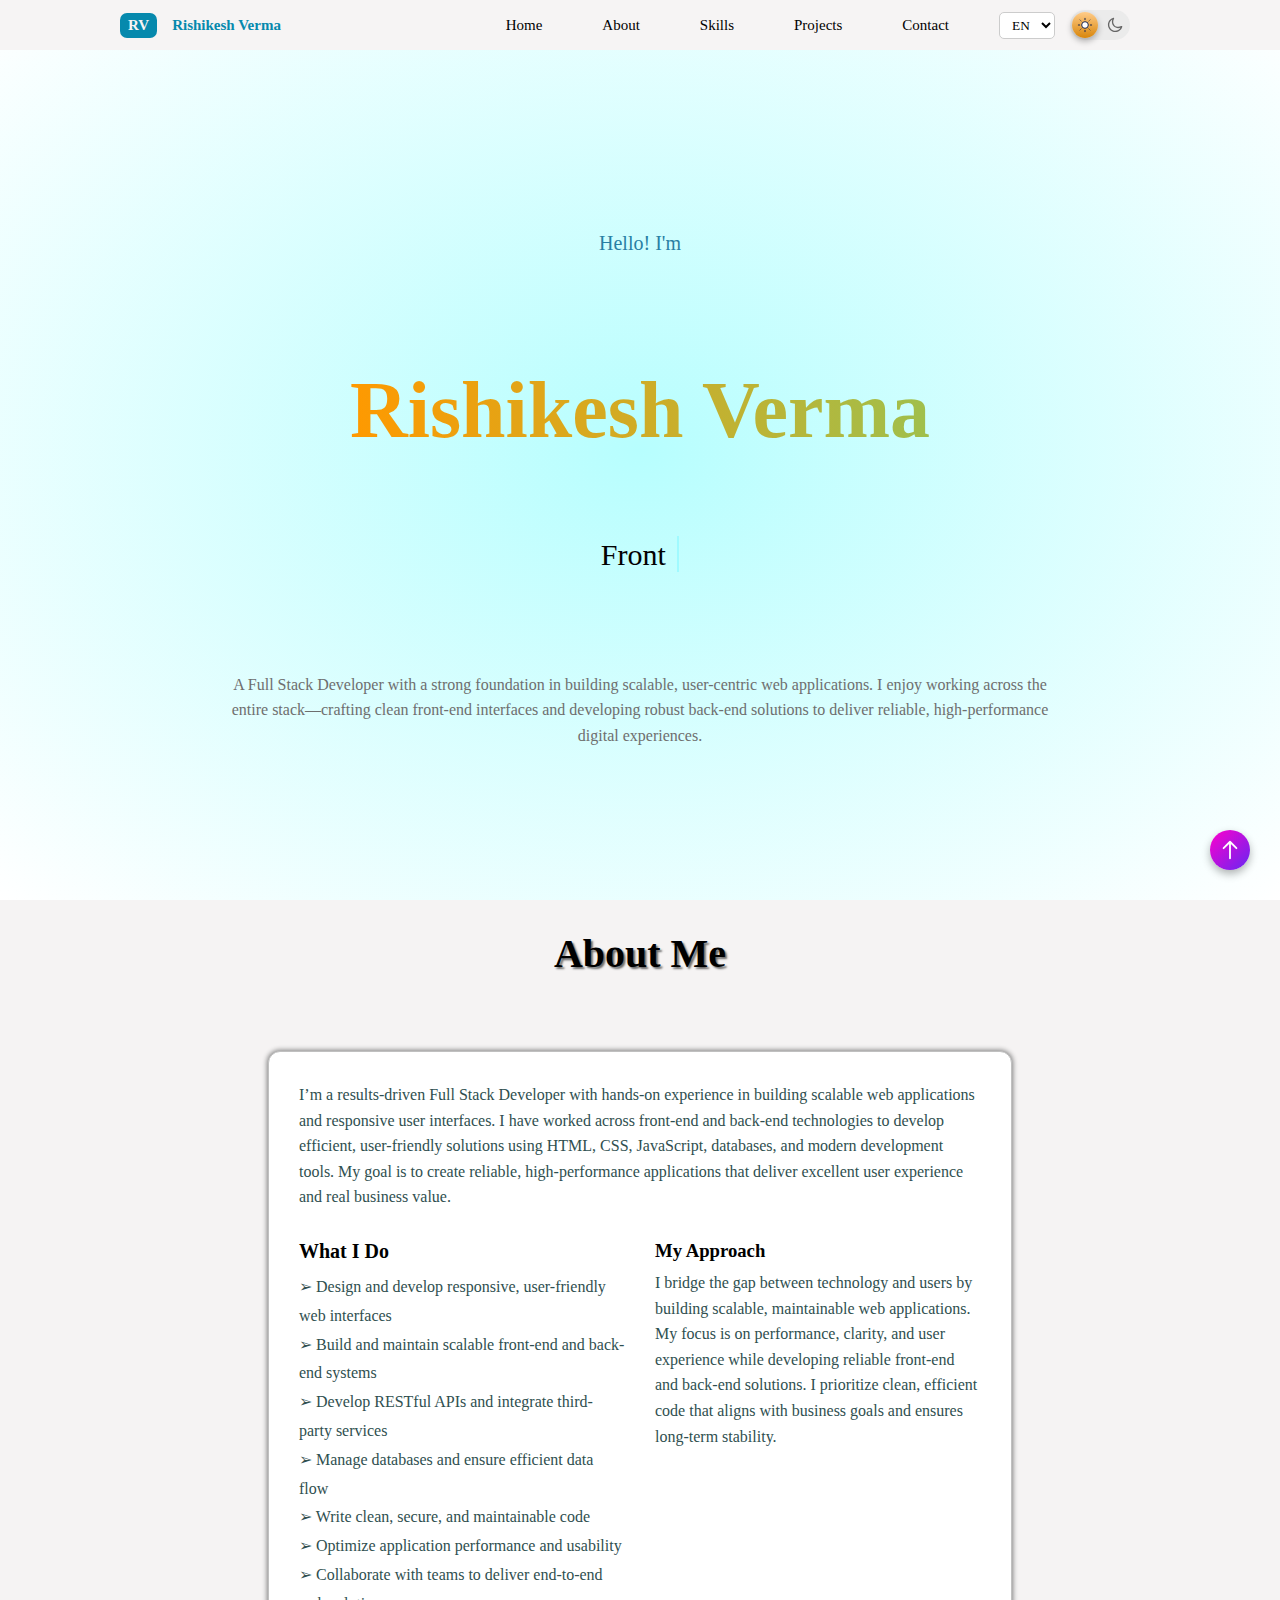
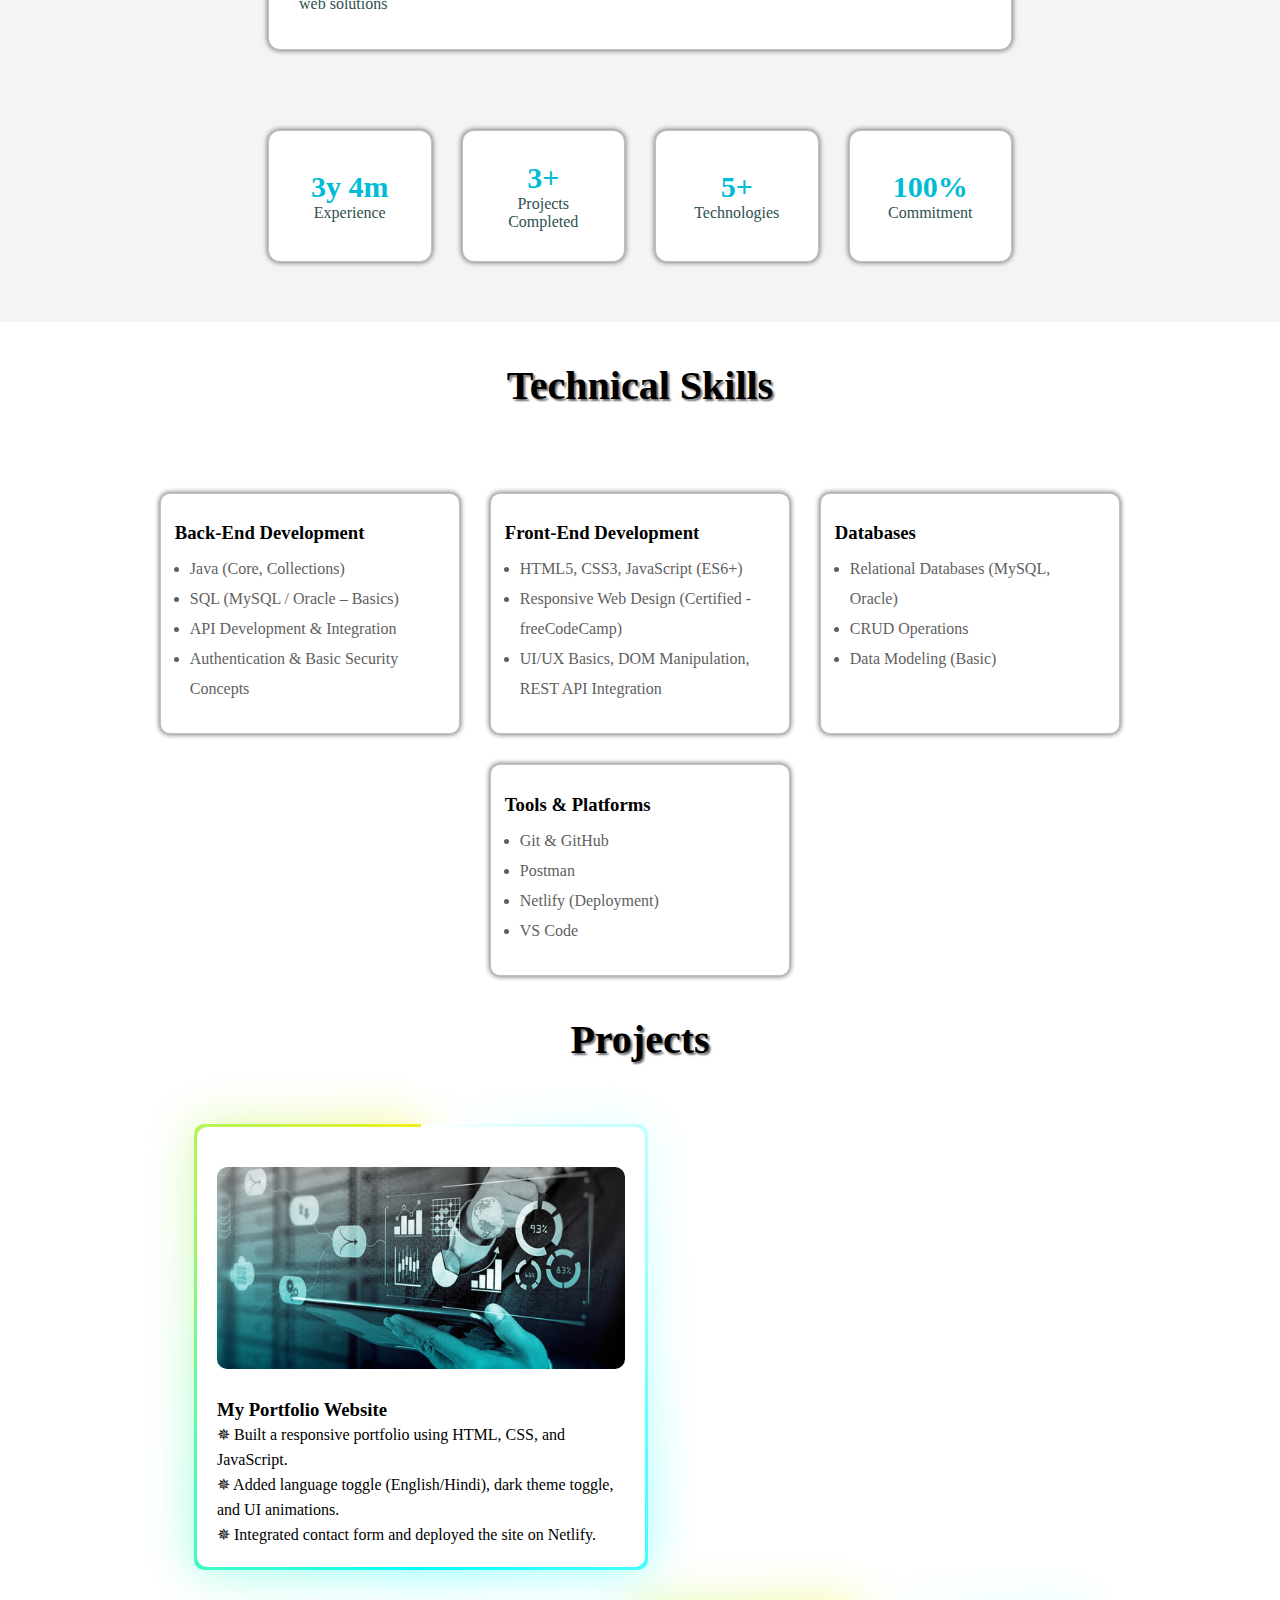
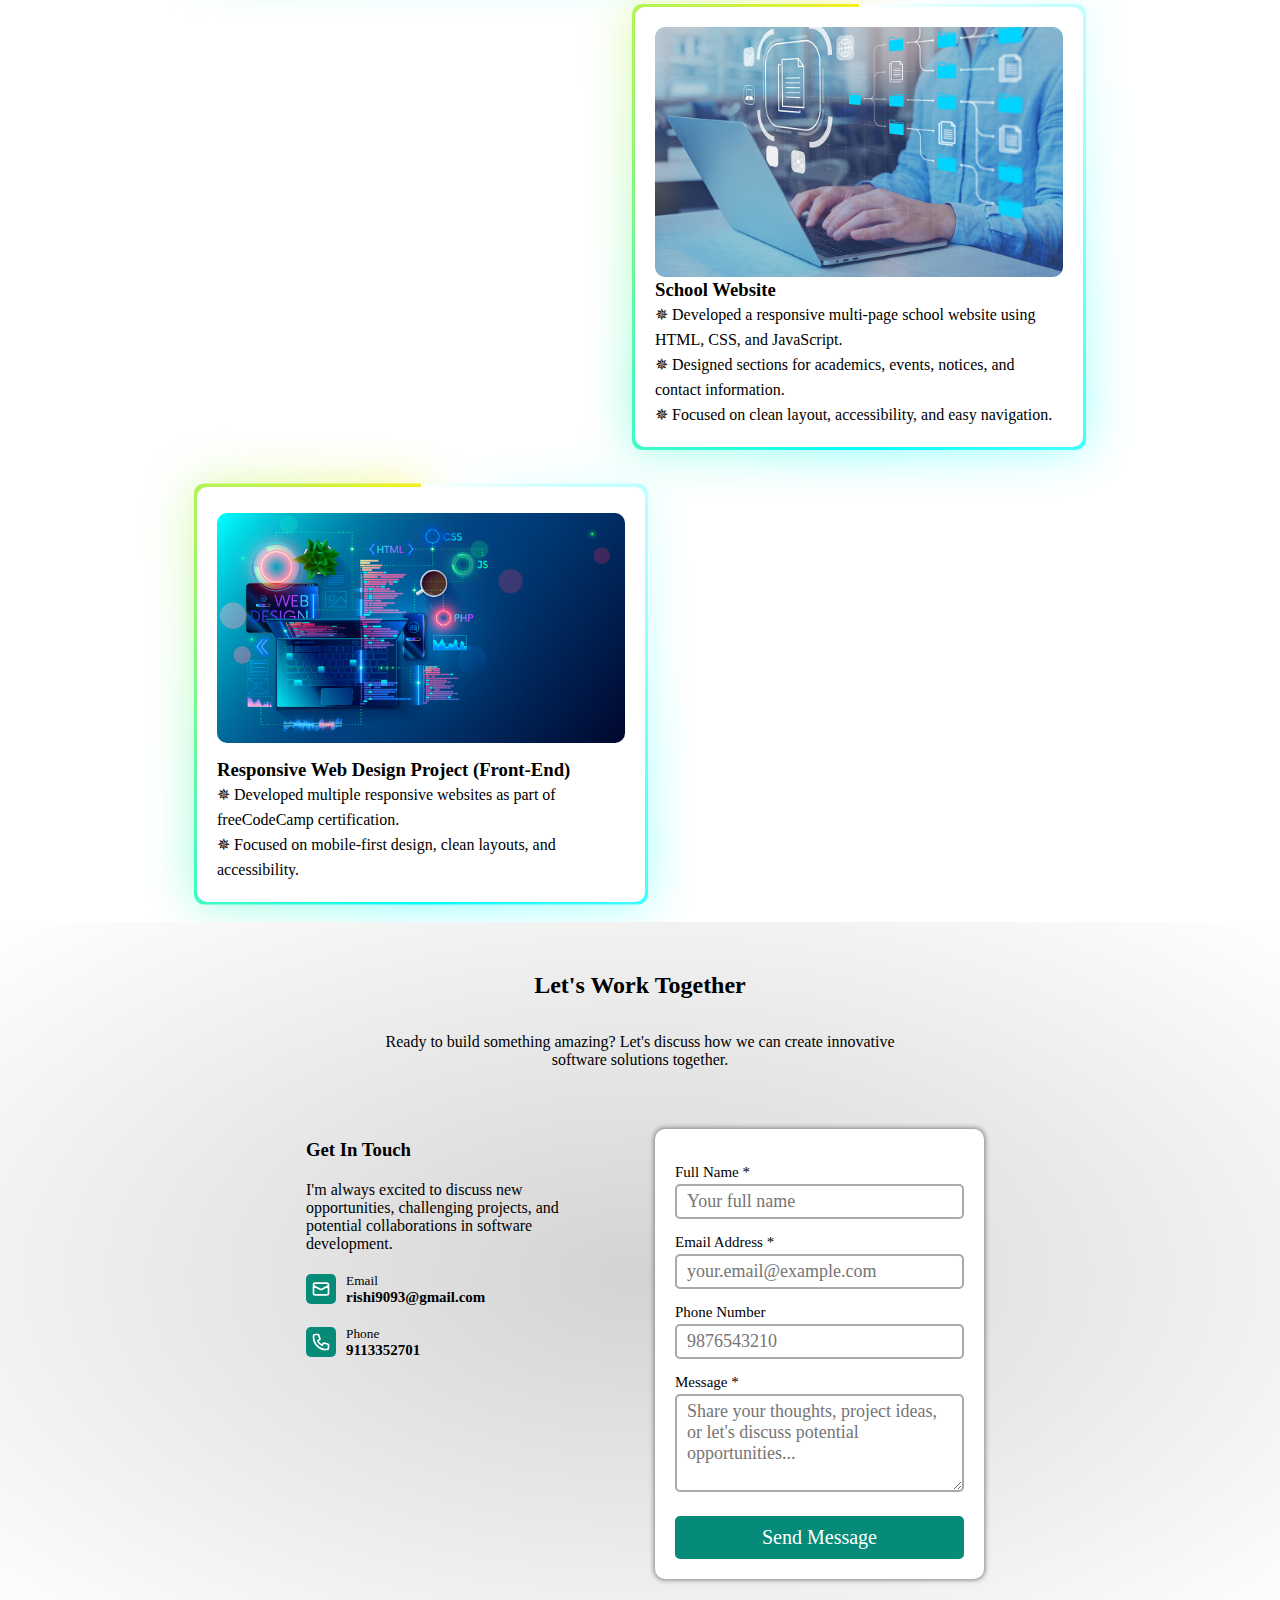
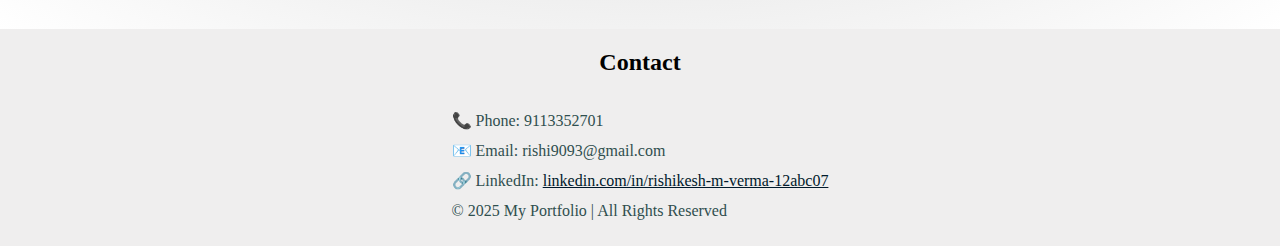
<file: index.html>
<!DOCTYPE html>
<html lang="en">

<head>
    <meta charset="UTF-8">
    <meta name="viewport" content="width=device-width, initial-scale=1.0">
    <title>My Portfolio</title>
    <link rel="stylesheet" href="My-Portfolio.css">
</head>

<body>
        <!----------------------------------------------------------------
        -                         Header Section                         -
        ----------------------------------------------------------------->

    <header class="header">
        <div class="head">
            <h1 class="header1 lang" data-en="RV" data-hi="आर वी">RV</h1>
            <h2 class="lang" data-en="Rishikesh Verma" data-hi="ऋषिकेश वर्मा">Rishikesh Verma</h2>
        </div>

        <!----------------------------------------------------------------
    -                         Nav Section                            -
    ----------------------------------------------------------------->

        <nav id="navbar">
            <span class="menubtn" onclick="openMenu()">&#9776;</span>
            <span class="closebtn" onclick="closeMenu()">&#10006;</span>
            <ul id="menu">
                <li><a href="#" class="lang" data-en="Home" data-hi="होम">Home</a></li>
                <li><a href="#about" class="lang" data-en="About" data-hi="मेरे बारे में">About</a></li>
                <li><a href="#skills" class="lang" data-en="Skills" data-hi="कौशल">Skills</a></li>
                <li><a href="#projects" class="lang" data-en="Projects" data-hi="प्रोजेक्ट्स">Projects</a></li>
                <li><a href="#contact" class="lang" data-en="Contact" data-hi="संपर्क">Contact</a></li>
            </ul>

            <div class="language-toggle">
                <select id="languageSelect">
                    <option value="en" class="lang" data-en="EN" data-hi="अंग्रेज़ी">EN</option>
                    <option value="hi" class="lang" data-en="HI" data-hi="हिंदी">HI</option>
                </select>
            </div>

            <div class="toggle-container">
                <input type="checkbox" id="darkmode-toggle" />
                <label for="darkmode-toggle">
                    <svg class="sun" width="800px" height="800px" viewBox="0 0 24 24" fill="none"
                        xmlns="http://www.w3.org/2000/svg">
                        <circle cx="12" cy="12" r="5" stroke="#1C274C" stroke-width="1.5" />
                        <path d="M12 2V4" stroke="#1C274C" stroke-width="1.5" stroke-linecap="round" />
                        <path d="M12 20V22" stroke="#1C274C" stroke-width="1.5" stroke-linecap="round" />
                        <path d="M4 12L2 12" stroke="#1C274C" stroke-width="1.5" stroke-linecap="round" />
                        <path d="M22 12L20 12" stroke="#1C274C" stroke-width="1.5" stroke-linecap="round" />
                        <path opacity="0.5" d="M19.7778 4.22266L17.5558 6.25424" stroke="#1C274C" stroke-width="1.5"
                            stroke-linecap="round" />
                        <path opacity="0.5" d="M4.22217 4.22266L6.44418 6.25424" stroke="#1C274C" stroke-width="1.5"
                            stroke-linecap="round" />
                        <path opacity="0.5" d="M6.44434 17.5557L4.22211 19.7779" stroke="#1C274C" stroke-width="1.5"
                            stroke-linecap="round" />
                        <path opacity="0.5" d="M19.7778 19.7773L17.5558 17.5551" stroke="#1C274C" stroke-width="1.5"
                            stroke-linecap="round" />
                    </svg>
                    <svg class="moon" width="800px" height="800px" viewBox="0 0 24 24" fill="none"
                        xmlns="http://www.w3.org/2000/svg">
                        <path fill-rule="evenodd" clip-rule="evenodd"
                            d="M3.39703 11.6315C3.39703 16.602 7.42647 20.6315 12.397 20.6315C15.6858 20.6315 18.5656 18.8664 20.1358 16.23C16.7285 17.3289 12.6922 16.7548 9.98282 14.0455C7.25201 11.3146 6.72603 7.28415 7.86703 3.89293C5.20697 5.47927 3.39703 8.38932 3.39703 11.6315ZM21.187 13.5851C22.0125 13.1021 23.255 13.6488 23 14.5706C21.7144 19.2187 17.4543 22.6315 12.397 22.6315C6.3219 22.6315 1.39703 17.7066 1.39703 11.6315C1.39703 6.58874 4.93533 2.25845 9.61528 0.999986C10.5393 0.751502 11.0645 1.99378 10.5641 2.80935C8.70026 5.84656 8.83194 10.0661 11.397 12.6312C13.9319 15.1662 18.1365 15.3702 21.187 13.5851Z"
                            fill="#0F0F0F" />
                    </svg>
                </label>
            </div>
        </nav>
    </header>
    <main>

        <!----------------------------------------------------------------
        -                         Intro Section                          -
        ----------------------------------------------------------------->

        <section class="intro">
            <div id="intro">
                <p class="hello lang" data-en="Hello! I'm" data-hi="नमस्ते! मैं हूँ">Hello! I'm</p>
                <p class="name lang" data-en="Rishikesh Verma" data-hi="ऋषिकेश वर्मा"><b>Rishikesh Verma</b></p>
                <div class="typing-container">
                    <span id="typed-text"></span>
                    <span class="cursor"></span>
                </div>
            </div>
            <div id="intro-details">
                <p class="lang"
                    data-en="A Full Stack Developer with a strong foundation in building scalable, user-centric web applications. I enjoy working across the entire stack—crafting clean front-end interfaces and developing robust back-end solutions to deliver reliable, high-performance digital experiences."
                    data-hi="मैं एक फुल स्टैक डेवलपर हूँ, जिसे उपयोगकर्ता-केंद्रित और विस्तार योग्य वेब एप्लिकेशन बनाने का मजबूत अनुभव है। मुझे फ्रंटएंड और बैकएंड दोनों पर काम करना पसंद है, ताकि बेहतर, भरोसेमंद और प्रभावी डिजिटल अनुभव प्रदान किए जा सकें।">
                   A Full Stack Developer with a strong foundation in building scalable, user-centric web applications. I enjoy working across the entire stack—crafting clean front-end interfaces and developing robust back-end solutions to deliver reliable, high-performance digital experiences.
                </p>
			</div>
        </section>


        <!---------------------------------------------------------------
        -                          About Section                        -
        ---------------------------------------------------------------->

        <section class="about">
            <div id="about">
                <h2 class="lang" data-en="About Me" data-hi="मेरे बारे में">About Me</h2>
                <div class="line"></div>
            </div>

            <div id="about-me">
                <p class="about-me-details lang"
                    data-en="I’m a results-driven Full Stack Developer with hands-on experience in building scalable web applications and responsive user interfaces. I have worked across front-end and back-end technologies to develop efficient, user-friendly solutions using HTML, CSS, JavaScript, databases, and modern development tools. My goal is to create reliable, high-performance applications that deliver excellent user experience and real business value."
                    data-hi="मैं एक परिणाम-केंद्रित फुल स्टैक डेवलपर हूँ, जिसे स्केलेबल वेब एप्लिकेशन और उत्तरदायी यूज़र इंटरफेस विकसित करने का व्यावहारिक अनुभव है। मैंने फ्रंटएंड और बैकएंड दोनों तकनीकों पर काम करते हुए HTML, CSS, JavaScript, डेटाबेस और आधुनिक डेवलपमेंट टूल्स का उपयोग करके प्रभावी और उपयोगकर्ता-अनुकूल समाधान तैयार किए हैं। मेरा उद्देश्य भरोसेमंद, उच्च प्रदर्शन वाले एप्लिकेशन बनाना है, जो बेहतर उपयोगकर्ता अनुभव और व्यावसायिक मूल्य प्रदान करें।">
                    I’m a results-driven Full Stack Developer with hands-on experience in building scalable web applications and responsive user interfaces. I have worked across front-end and back-end technologies to develop efficient, user-friendly solutions using HTML, CSS, JavaScript, databases, and modern development tools. My goal is to create reliable, high-performance applications that deliver excellent user experience and real business value.
                </p>

                <div id="do-approach">
                    <div class="what-i-do">
                        <h3 class="lang" data-en="What I Do" data-hi="मैं क्या करता हूँ">What I Do</h3>
                        <ul class="what-i-do-list">
                            <li class="lang" data-en="&#10146; Design and develop responsive, user-friendly web interfaces"
                                data-hi="&#10146; उत्तरदायी और उपयोगकर्ता-अनुकूल वेब इंटरफेस डिजाइन और विकसित करना">
                                <span>&#10146;</span> Design and develop responsive, user-friendly web interfaces
                            </li>
                            <li class="lang" data-en="&#10146; Build and maintain scalable front-end and back-end systems"
                                data-hi="&#10146; स्केलेबल फ्रंटएंड और बैकएंड सिस्टम तैयार करना और संभालना">
                                <span>&#10146;</span> Build and maintain scalable front-end and back-end systems
                            </li>
                            <li class="lang" data-en="&#10146; Develop RESTful APIs and integrate third-party services"
                                data-hi="&#10146; REST API विकसित करना और थर्ड-पार्टी सेवाओं को एकीकृत करना">
                                <span>&#10146;</span> Develop RESTful APIs and integrate third-party services
                            </li>
                            <li class="lang" data-en="&#10146; Manage databases and ensure efficient data flow"
                                data-hi="&#10146; डेटाबेस प्रबंधन और डेटा प्रवाह को सुचारू बनाना">
                                <span>&#10146;</span> Manage databases and ensure efficient data flow
                            </li>
                            <li class="lang" data-en="&#10146; Write clean, secure, and maintainable code"
                                data-hi="&#10146; साफ, सुरक्षित और बनाए रखने योग्य कोड लिखना">
                                <span>&#10146;</span> Write clean, secure, and maintainable code
                            </li>
                            <li class="lang" data-en="&#10146; Optimize application performance and usability"
                                data-hi="&#10146; एप्लिकेशन के प्रदर्शन और उपयोगिता में सुधार करना">
                                <span>&#10146;</span> Optimize application performance and usability
                            </li>
                            <li class="lang" data-en="&#10146; Collaborate with teams to deliver end-to-end web solutions"
                                data-hi="&#10146; टीम के साथ मिलकर एंड-टू-एंड वेब समाधान प्रदान करना">
                                <span>&#10146;</span> Collaborate with teams to deliver end-to-end web solutions
                            </li>
                        </ul>
                    </div>

                    <div class="my-approach">
                        <h3 id="my-approach" class="lang" data-en="My Approach" data-hi="मेरा दृष्टिकोण">My Approach
                        </h3>
                        <p class="lang"
                            data-en="I bridge the gap between technology and users by building scalable, maintainable web applications. My focus is on performance, clarity, and user experience while developing reliable front-end and back-end solutions. I prioritize clean, efficient code that aligns with business goals and ensures long-term stability."
                            data-hi="मैं तकनीक और उपयोगकर्ताओं के बीच संतुलन बनाते हुए स्केलेबल और बनाए रखने योग्य वेब एप्लिकेशन विकसित करता हूँ। मेरा ध्यान प्रदर्शन, स्पष्टता और बेहतर उपयोगकर्ता अनुभव पर रहता है, साथ ही मैं भरोसेमंद फ्रंटएंड और बैकएंड समाधान तैयार करता हूँ। मैं साफ और प्रभावी कोड को प्राथमिकता देता हूँ, जो व्यावसायिक लक्ष्यों के अनुरूप और दीर्घकालिक रूप से स्थिर हो।">
                            I bridge the gap between technology and users by building scalable, maintainable web applications. My focus is on performance, clarity, and user experience while developing reliable front-end and back-end solutions. I prioritize clean, efficient code that aligns with business goals and ensures long-term stability.
                        </p>
                    </div>
                </div>
            </div>

            <div class="exp">
                <div id="experience">
                    <p>3y 4m</p>
                    <p class="lang" data-en="Experience" data-hi="अनुभव">Experience</p>
                </div>
                <div id="projects-completed">
                    <p>3+</p>
                    <p class="lang" data-en="Projects Completed" data-hi="प्रोजेक्ट पूरे किए">Projects Completed</p>
                </div>
                <div id="technologies">
                    <p>5+</p>
                    <p class="lang" data-en="Technologies" data-hi="प्रौद्योगिकियाँ">Technologies</p>
                </div>
                <div id="commitment">
                    <p>100%</p>
                    <p class="lang" data-en="Commitment" data-hi="प्रतिबद्धता">Commitment</p>
                </div>
            </div>
        </section>


        <!----------------------------------------------------------------
        -                          Skills Section                        -
        ----------------------------------------------------------------->

        <section id="skills">
            <div class="skills-heading">
                <h2 id="skills-heading" class="lang" data-en="Technical Skills" data-hi="तकनीकी कौशल">Technical Skills
                </h2>
                <div class="line"></div>
            </div>

            <div id="skills-container">
                <div class="skills" id="dga">
                    <h3 class="lang" data-en="Back-End Development" data-hi="बैकएंड डेवलपमेंट">Back-End Development</h3>
                    <ul id="skill1">
                        <li class="lang" data-en="Java (Core, Collections)"
                            data-hi="जावा (कोर, कलेक्शन्स)">Java (Core, Collections)</li>
                        <li class="lang" data-en="SQL (MySQL / Oracle – Basics)"
                            data-hi="SQL (MySQL / Oracle – आधारभूत)">SQL (MySQL / Oracle – Basics)</li>
                        <li class="lang" data-en="API Development & Integration"
                            data-hi="API डेवलपमेंट और इंटीग्रेशन">API Development & Integration</li>
							<li class="lang" data-en="Authentication & Basic Security Concepts"
                            data-hi="ऑथेंटिकेशन और बेसिक सिक्योरिटी कॉन्सेप्ट्स">Authentication & Basic Security Concepts</li>
                    </ul>
                </div>

                <div class="skills" id="fed">
                    <h3 class="lang" data-en="Front-End Development" data-hi="फ्रंट-एंड डेवलपमेंट">Front-End Development
                    </h3>
                    <ul id="skill2">
                        <li class="lang" data-en="HTML5, CSS3, JavaScript (ES6+)"
                            data-hi="HTML5, CSS3, JavaScript (ES6+)">HTML5, CSS3, JavaScript (ES6+)</li>
                        <li class="lang" data-en="Responsive Web Design (Certified - freeCodeCamp)"
                            data-hi="रिस्पॉन्सिव वेब डिज़ाइन (प्रमाणित - freeCodeCamp)">Responsive Web Design (Certified
                            - freeCodeCamp)</li>
                        <li class="lang" data-en="UI/UX Basics, DOM Manipulation, REST API Integration"
                            data-hi="UI/UX बेसिक्स, DOM मैनिपुलेशन, REST API इंटीग्रेशन">UI/UX Basics, DOM Manipulation,
                            REST API Integration</li>
                    </ul>
                </div>

                <div class="skills" id="pt">
                    <h3 class="lang" data-en="Databases" data-hi="डेटाबेस">Databases
                    </h3>
                    <ul id="skill3">
                        <li class="Relational Databases (MySQL, Oracle)" data-hi="रिलेशनल डेटाबेस (MySQL, Oracle)">Relational Databases (MySQL, Oracle)</li>
                        <li class="lang" data-en="CRUD Operations" data-hi="CRUD ऑपरेशन्स">CRUD Operations</li>
                        <li class="lang" data-en="Data Modeling (Basic)"
                            data-hi="डेटा मॉडलिंग (बेसिक)">Data Modeling (Basic)</li>
                    </ul>
                </div>

                <div class="skills" id="cec">
                   <h3 class="lang" data-en="Tools & Platforms" data-hi="टूल्स एवं प्लेटफॉर्म">Tools & Platforms</h3>
                    <ul id="skill4">
                        <li class="lang" data-en="Git & GitHub" data-hi="Git और GitHub">Git & GitHub</li>
                        <li class="lang" data-en="Postman"
                            data-hi="Postman">Postman</li>
							<li class="lang" data-en="Netlify (Deployment)"
                            data-hi="Netlify (डिप्लॉयमेंट)">Netlify (Deployment)</li>
							<li class="lang" data-en="VS Code"
                            data-hi="VS Code">VS Code</li>
                    </ul>
                </div>
            </div>
        </section>


        <!----------------------------------------------------------------
        -                         Projects Section                       -
        ----------------------------------------------------------------->

        <section id="projects">
            <div class="projects-heading">
                <h2 id="projects-heading" class="lang" data-en="Projects" data-hi="प्रोजेक्ट्स">Projects</h2>
                <div class="line"></div>
            </div>

            <div id="projects-container">
                <!-- Project 1 -->
                <div class="projects" id="project1">
                    <div class="images">
                        <figure id="image1">
                            <img src="images/data-governance.jpg"
                                alt="My Portfolio">
                        </figure>
                    </div>
                    <div>
                        <h3 class="lang" data-en="My Portfolio Website" data-hi="पर्सनल पोर्टफोलियो वेबसाइट">
                            My Portfolio Website
                        </h3>
                        <ul class="project-list">
                            <li class="lang"
                                data-en="&#10037; Built a responsive portfolio using HTML, CSS, and JavaScript."
                                data-hi="&#10037; HTML, CSS और JavaScript से रिस्पॉन्सिव पोर्टफोलियो बनाया।">
                                <span>&#10037;</span> Built a responsive portfolio using HTML, CSS, and JavaScript.
                            </li>
                            <li class="lang"
                                data-en="&#10037; Added language toggle (English/Hindi), dark theme toggle, and UI animations."
                                data-hi="&#10037; इंग्लिश/हिंदी लैंग्वेज टॉगल, डार्क थीम टॉगल और UI एनीमेशन जोड़े।">
                                <span>&#10037;</span> Added language toggle (English/Hindi), dark theme toggle, and UI
                                animations.
                            </li>
                            <li class="lang"
                                data-en="&#10037; Integrated contact form and deployed the site on Netlify."
                                data-hi="&#10037; कॉन्टैक्ट फ़ॉर्म इंटीग्रेशन के साथ साइट को Netlify पर डिप्लॉय किया।">
                                <span>&#10037;</span> Integrated contact form and deployed the site on Netlify.
                            </li>
                        </ul>
                    </div>
                </div>

                <!-- Project 2 -->
                <div class="projects" id="project2">
                    <div class="images">
                        <figure id="image2">
                            <img src="images/management-feature.jpg" alt="School">
                        </figure>
                    </div>
                    <div>
                        <h3 class="lang" data-en="School Website" data-hi="स्कूल वेबसाइट">
                            School Website
                        </h3>
                        <ul class="project-list">
                            <li class="lang"
                                data-en="&#10037; Developed a responsive multi-page school website using HTML, CSS, and JavaScript."
                                data-hi="&#10037; HTML, CSS और JavaScript का उपयोग करके एक रिस्पॉन्सिव मल्टी-पेज स्कूल वेबसाइट विकसित की।">
                                <span>&#10037;</span> Developed a responsive multi-page school website using HTML, CSS,
                                and JavaScript.
                            </li>
                            <li class="lang"
                                data-en="&#10037; Designed sections for academics, events, notices, and contact information."
                                data-hi="&#10037; अकादमिक, इवेंट्स, नोटिस और संपर्क जानकारी के लिए सेक्शन बनाए।">
                                <span>&#10037;</span> Designed sections for academics, events, notices, and contact
                                information.
                            </li>
                            <li class="lang"
                                data-en="&#10037; Focused on clean layout, accessibility, and easy navigation."
                                data-hi="&#10037; साफ लेआउट, एक्सेसिबिलिटी और आसान नेविगेशन पर ध्यान दिया।">
                                <span>&#10037;</span> Focused on clean layout, accessibility, and easy navigation.
                            </li>
                        </ul>
                    </div>
                </div>


                <!-- Project 3 -->
                <div class="projects" id="project3">
                    <div class="images">
                        <figure id="image3">
                            <img src="images/web-design.jpg" alt="Data Governance">
                        </figure>
                    </div>
                    <div>
                        <h3 class="lang" data-en="Responsive Web Design Project (Front-End)"
                            data-hi="रिस्पॉन्सिव वेब डिज़ाइन प्रोजेक्ट (फ्रंट-एंड)">
                            Responsive Web Design Project (Front-End)
                        </h3>
                        <ul class="project-list">
                            <li class="lang"
                                data-en="&#10037; Developed multiple responsive websites as part of freeCodeCamp certification."
                                data-hi="&#10037; freeCodeCamp सर्टिफिकेशन के हिस्से के रूप में कई रिस्पॉन्सिव वेबसाइट्स विकसित कीं।">
                                <span>&#10037;</span> Developed multiple responsive websites as part of freeCodeCamp
                                certification.
                            </li>
                            <li class="lang"
                                data-en="&#10037; Focused on mobile-first design, clean layouts, and accessibility."
                                data-hi="&#10037; मोबाइल-फर्स्ट डिज़ाइन, साफ-सुथरे लेआउट और एक्सेसिबिलिटी पर ध्यान केंद्रित किया।">
                                <span>&#10037;</span> Focused on mobile-first design, clean layouts, and accessibility.
                            </li>
                        </ul>
                    </div>
                </div>
            </div>
        </section>


        <!----------------------------------------------------------------
        -                       Let's Work Together                      -
        ----------------------------------------------------------------->

        <section class="form-section">
            <div class="form-header">
                <h2 class="lang" data-en="Let's Work Together" data-hi="आइए साथ मिलकर काम करें">Let's Work Together</h2>
                <div class="line"></div>
                <p class="subtitle lang"
                    data-en="Ready to build something amazing? Let's discuss how we can create innovative software solutions together."
                    data-hi="कुछ शानदार बनाने के लिए तैयार हैं? आइए चर्चा करें कि हम साथ मिलकर नवीन सॉफ्टवेयर समाधान कैसे बना सकते हैं।">
                    Ready to build something amazing? Let's discuss how we can create innovative software solutions
                    together.
                </p>
            </div>

            <div class="container">
                <div class="contact-info">
                    <h3 class="lang" data-en="Get In Touch" data-hi="संपर्क करें">Get In Touch</h3>
                    <p class="lang"
                        data-en="I'm always excited to discuss new opportunities, challenging projects, and potential collaborations in software development."
                        data-hi="मैं हमेशा सॉफ्टवेयर डेवलपमेंट में नए अवसरों, चुनौतीपूर्ण प्रोजेक्ट्स और संभावित सहयोग पर चर्चा करने के लिए उत्साहित रहता हूँ।">
                        I'm always excited to discuss new opportunities, challenging projects, and potential
                        collaborations in software development.
                    </p>

                    <div class="contact-item" id="item1">
                        <svg class="email1" fill="none" stroke="currentColor" viewBox="0 0 24 24">
                            <path stroke-linecap="round" stroke-linejoin="round" stroke-width="2"
                                d="M3 8l7.89 4.26a2 2 0 002.22 0L21 8M5 19h14a2 2 0 002-2V7a2 2 0 00-2-2H5a2 2 0 00-2 2v10a2 2 0 002 2z">
                            </path>
                        </svg>
                        <div class="link">
                            <span class="lang" data-en="Email" data-hi="ईमेल">Email</span><br>
                            <a href="mailto:rishi903@gmail.com"><strong>rishi9093@gmail.com</strong></a>
                        </div>
                    </div>

                    <div class="contact-item" id="item2">
                        <svg class="phone1" fill="none" stroke="currentColor" viewBox="0 0 24 24">
                            <path stroke-linecap="round" stroke-linejoin="round" stroke-width="2"
                                d="M3 5a2 2 0 012-2h3.28a1 1 0 01.948.684l1.498 4.493a1 1 0 01-.502 1.21l-2.257 1.13a11.042 11.042 0 005.516 5.516l1.13-2.257a1 1 0 011.21-.502l4.493 1.498a1 1 0 01.684.949V19a2 2 0 01-2 2h-1C9.716 21 3 14.284 3 6V5z">
                            </path>
                        </svg>
                        <div class="link">
                            <span class="lang" data-en="Phone" data-hi="फ़ोन">Phone</span><br>
                            <a href="tel:9113352701"><strong>9113352701</strong></a>
                        </div>
                    </div>

                    <div class="social-icons">
                        <a href="#"><i class="fab fa-linkedin-in"></i></a>
                        <a href="#"><i class="fab fa-github"></i></a>
                        <a href="#"><i class="fas fa-times"></i></a>
                    </div>
                </div>

                <form class="form" name="contact" method="POST" data-netlify="true" action="/" netlify-honeypot="bot-field">

                    <!-- REQUIRED for Netlify -->
                    <input type="hidden" name="form-name" value="contact">

                    <!-- Honeypot field (spam protection, hidden) -->
                    <input type="hidden" name="bot-field">

                    <div class="form-group">
                        <label for="name" class="lang" data-en="Full Name *" data-hi="पूरा नाम *">
                            Full Name *
                        </label><br>
                        <input class="name1" type="text" id="name" name="name" placeholder="Your full name" required
                            data-en-placeholder="Your full name" data-hi-placeholder="आपका पूरा नाम">
                    </div>

                    <div class="form-group">
                        <label for="email" class="lang" data-en="Email Address *" data-hi="ईमेल पता *">
                            Email Address *
                        </label><br>
                        <input class="email" type="email" id="email" name="email" placeholder="your.email@example.com"
                            required data-en-placeholder="your.email@example.com"
                            data-hi-placeholder="आपका.ईमेल@उदाहरण.कॉम">
                    </div>

                    <div class="form-group">
                        <label for="phone" class="lang" data-en="Phone Number" data-hi="फ़ोन नंबर">
                            Phone Number
                        </label><br>
                        <input class="phone" type="tel" id="phone" name="phone" placeholder="987654321"
                            data-en-placeholder="987654321" data-hi-placeholder="987654321">
                    </div>

                    <div class="form-group">
                        <label for="message" class="lang" data-en="Message *" data-hi="संदेश *">
                            Message *
                        </label><br>
                        <textarea class="message" id="message" name="message" rows="4"
                            placeholder="Share your thoughts, project ideas, or let's discuss potential opportunities..."
                            required
                            data-en-placeholder="Share your thoughts, project ideas, or let's discuss potential opportunities..."
                            data-hi-placeholder="अपने विचार, प्रोजेक्ट आइडिया साझा करें, या संभावित अवसरों पर चर्चा करें..."></textarea>
                    </div>

                    <button class="submit lang" type="submit" data-en="Send Message" data-hi="संदेश भेजें">
                        Send Message
                    </button>

                </form>

            </div>
        </section>
    </main>

    </main>

        <!----------------------------------------------------------------
        -                         Footer Section                         -
        ----------------------------------------------------------------->

    <footer>
        <div id="contact-container">
            <h2 id="contact" class="lang" data-en="Contact" data-hi="संपर्क">Contact</h2>
        </div>
        <div id="contact-paragraph">
            <p id="contact-details" class="lang"
                data-en="📞 Phone: 9113352701 <br> 📧 Email: rishi9093@gmail.com <br> 🔗 LinkedIn: <a href='https://linkedin.com/in/rishikesh-m-verma-12abc07' target='_blank'>linkedin.com/in/rishikesh-m-verma-12abc07</a> <br> © 2025 My Portfolio | All Rights Reserved"
                data-hi="📞 फ़ोन: 9113352701 <br> 📧 ईमेल: rishi9093@gmail.com <br> 🔗 लिंक्डइन: <a href='https://linkedin.com/in/rishikesh-m-verma-12abc07' target='_blank'>linkedin.com/in/rishikesh-m-verma-12abc07</a> <br> © 2025 मेरा पोर्टफोलियो | सर्वाधिकार सुरक्षित">
                📞 Phone: 9113352701 <br>
                📧 Email: rishi9093@gmail.com <br>
                🔗 LinkedIn: <a href="https://linkedin.com/in/rishikesh-m-verma-12abc07"
                    target="_blank">linkedin.com/in/rishikesh-m-verma-12abc07</a>
                <br> © 2025 My Portfolio | All Rights Reserved
            </p>
        </div>
    </footer>


    <!----------------------------------------------------------------
    -                       Scroll to Top Button                     -
    ----------------------------------------------------------------->

    <button id="scrollToTopBtn" title="Go to top"><svg class="arrow" fill="none" stroke="currentColor"
            viewBox="0 0 24 24" data-astro-cid-j7pv25f6="">
            <path stroke-linecap="round" stroke-linejoin="round" stroke-width="2" d="M5 10l7-7m0 0l7 7m-7-7v18"
                data-astro-cid-j7pv25f6=""></path>
        </svg></button>

    <!----------------------------------------------------------------
    -                           Java Script                          -
    ----------------------------------------------------------------->

    <script src="My-Portfolio.js"></script>
</body>

</html>
</file>
<file: My-Portfolio.css>
* {
  margin: 0;
  padding: 0;
  box-sizing: border-box;
  font-family: Cambria, Cochin, Georgia, Times, 'Times New Roman', serif;
}

body {
  font-family: "Poppins", sans-serif;
  overflow-x: hidden;
}

/*==============================  NAVBAR  ===============================*/

.header {
  display: flex;
  align-items: center;
  justify-content: space-between;
  position: fixed;
  width: 100%;
  padding: 10px 0px;
  background-color: rgb(246, 244, 244);
  z-index: 1;
  padding: 10px clamp(20px, 10vw, 120px);
  gap: clamp(10px, 40vw - 300px, 100px);
  transition: padding 0.4s ease, gap 0.4s ease;
}

.head,
#navbar {
  flex-shrink: 0;
}

.head {
  display: flex;
  flex-direction: row;
  align-items: center;
  white-space: nowrap;
}

.header1 {
  display: inline-block;
  color: rgb(247, 244, 244);
  border: 1px;
  background-color: rgb(6, 137, 173);
  padding: 4px 8px;
  font-size: 15px;
  border-radius: 7px;
}

.head h2 {
  font-size: 15px;
  color: rgb(6, 137, 173);
  margin-left: 15px;
}

#menu {
  display: flex;
  opacity: 1;
  pointer-events: all;
  gap: 20px;
}

#menu li {
  display: inline-block;
}

.menubtn,
.closebtn {
  display: none;
}

#menu.active {
  opacity: 1;
  pointer-events: all;
}

#menu li {
  list-style: none;
  display: inline-block;
  margin: 0px 20px;
  font-size: 15px;
}

#menu li a {
  display: flex;
  justify-content: center;
  text-decoration: none;
  color: rgb(0, 0, 0);
}

#menu li a:hover {
  color: maroon;
  text-decoration: underline;
  text-underline-offset: 4px;
}

.closebtn,
.menubtn {
  color: black;
  font-size: 28px;
  margin: 0 20px;
  display: none;
  cursor: pointer;
}

.closebtn {
  display: none;
}

.language-toggle {
  display: inline-block;
  margin-left: 15px;
}

.language-toggle select {
  padding: 4px 8px;
  border-radius: 5px;
  border: 1px solid #ccc;
  background-color: var(--bg-color, #fff);
  cursor: pointer;
  font-weight: 500;
}

/*======================  Responsive Adjustments  =======================*/

@media (max-width: 750px) {

  .header {
    display: flex;
    align-items: center;
    justify-content: space-between;
    position: fixed;
    width: 100%;
    height: 50px;
    padding: 10px 0px;
    background-color: rgb(246, 244, 244);
    z-index: 1;
    padding: 10px clamp(20px, 10vw, 120px);
    gap: clamp(10px, 40vw - 300px, 100px);
    transition: padding 0.4s ease, gap 0.4s ease;
  }

  .head {
    display: flex;
    position: relative;
    white-space: nowrap;
  }

  .header1 {
    margin-left: 0px;
    font-size: 15px;
  }

  .head h2 {
    font-size: 15px;
    margin-left: 15px;
  }

  #menu {
    position: fixed;
    top: 0;
    right: -100%;
    background-color: rgba(255, 255, 255, 0.95);
    width: 40%;
    height: 100%;
    text-align: center;
    padding-top: 80px;
    flex-direction: column;
    transition: right 0.5s ease-in-out, opacity 0.4s ease-in-out;
  }

  #menu.active {
    right: 0;
  }

  #menu li {
    display: flex;
    align-items: center;
    justify-content: center;
    margin: 20px 0;
    padding: 10px;
  }

  #menu li:hover {
    background: #afafaf;
    border-radius: 5px;
    width: 100%;
    height: 40px;
  }

  .menubtn {
    display: block;
  }

  .closebtn {
    position: fixed;
    top: 10px;
    right: 30px;
    z-index: 11;
    display: none;
  }
}


/*============================   TOGGLE   =============================*/

.toggle-container {
  margin-left: auto;
  display: flex;
  align-items: center;
  transition: opacity 0.3s ease, visibility 0.3s ease;
}

.toggle-container.hide {
  opacity: 0;
  visibility: hidden;
}

input#darkmode-toggle {
  display: none;
}

.toggle-container label {
  width: 60px;
  height: 30px;
  position: relative;
  display: inline-block;
  background: #ebebeb;
  border-radius: 50px;
  cursor: pointer;
  transition: 0.3s;
}

.toggle-container label:after {
  content: '';
  width: 26px;
  height: 26px;
  position: absolute;
  top: 2px;
  left: 2px;
  background: linear-gradient(180deg, #ffcc89, #d8860b);
  border-radius: 50%;
  box-shadow: 0 3px 6px rgba(0, 0, 0, 0.3);
  transition: all 0.3s ease;
}

label:active::after {
  transform: scale(1.05);
}

input:checked+label {
  background: #242424;
}

input:checked+label:after {
  left: calc(100% - 28px);
  background: linear-gradient(180deg, #777, #3a3a3a);
}

label svg {
  position: absolute;
  width: 28px;
  top: 50%;
  transform: translateY(-50%);
  z-index: 2;
  transition: fill 0.4s ease, opacity 0.4s ease;
}

label svg.sun {
  position: absolute;
  width: 16px;
  height: 16px;
  left: 7px;
  top: 50%;
  transform: translateY(-50%);
  fill: #fff;
  transition: fill 0.3s;
  opacity: 1;
}

label svg.moon {
  position: absolute;
  width: 16px;
  height: 16px;
  right: 7px;
  top: 50%;
  transform: translateY(-50%);
  fill: #7e7e7e;
  transition: fill 0.3s;
  opacity: 0.6;
}

input:checked+label svg.sun {
  fill: #7e7e7e;
}

input:checked+label svg.moon {
  fill: #fff;
}

#navbar {
  margin-right: 30px;
  display: flex;
  align-items: center;
  gap: 15px;
}

/*=============================  DARK MODE  =============================*/
/*=========================  HEADER AND FOOTER  =========================*/

body.dark-mode .header {
  background-color: #012432fe;
}

body.dark-mode .menubtn {
  color: #fff;
}

body.dark-mode .closebtn {
  color: #fff;
}

body.dark-mode .moon {
  color: #fff;
}

body.dark-mode #menu li a {
  color: #e0e0e0;
}

body.dark-mode #menu li a:hover {
  color: #80dfff;
}

/*======================= Dark Mode Responsive  =========================*/

@media (max-width: 750px) {
  body.dark-mode #menu {
    background-color: rgba(1, 28, 38, 0.95);
  }

  body.dark-mode #menu li:hover {
    background: #00434f;
  }
}

/*============================   INTRO   =============================*/

.intro {
  display: flex;
  flex-direction: column;
  align-items: center;
  justify-content: center;
  width: 100%;
  min-height: 100vh;
  padding-top: 80px;
  text-align: center;
  background: radial-gradient(rgb(183, 254, 254), white);
}

#intro {
  display: flex;
  flex-direction: column;
  align-items: center;
}

.hello {
  font-size: 20px;
  color: #287fa4;
  margin-top: 100px;
  margin-bottom: 30px;
}

.name {
  font-size: 80px;
  font-weight: bold;
  background: linear-gradient(270deg, #ff00cc, #3333ff, #00ffcc, #ff9900);
  background-size: 800% 800%;
  -webkit-background-clip: text;
  -webkit-text-fill-color: transparent;
  animation: gradientShift 8s ease infinite;
  margin: 80px 0;
}

@keyframes gradientShift {
  0% {
    background-position: 0% 50%;
  }

  50% {
    background-position: 100% 50%;
  }

  100% {
    background-position: 0% 50%;
  }
}

.typing-container {
  color: rgb(2, 2, 2);
  font-size: 30px;
  position: relative;
}

.cursor {
  display: inline-block;
  width: 2px;
  height: 1.2em;
  background-color: rgb(160, 250, 255);
  margin-left: 4px;
  vertical-align: bottom;
  animation: blink 0.7s steps(1) infinite;
}

@keyframes blink {
  50% {
    opacity: 0;
  }
}

#intro-details {
  max-width: 900px;
  margin: 80px auto;
  padding: 20px 30px;
  color: rgb(110, 110, 110);
  text-align: center;
  line-height: 1.6;
}

/*======================  Responsive Adjustments  =======================*/

@media (max-width: 900px) {
  .intro {
    height: auto;
    padding: 100px 20px;
  }

  .name {
    font-size: 50px;
  }

  #intro-details {
    margin: 30px 20px;
    padding: 10px;
  }
}

/*===========================  DARK MODE  =============================*/
/*=========================  Intro SECTION  =========================*/

body.dark-mode .intro {
  background: radial-gradient(rgb(0, 107, 131), #0c191f);
}

body.dark-mode #intro-details {
  color: rgb(191, 190, 190);
}

/*======================  TYPING TEXT AND CURSOR  =======================*/

body.dark-mode #typed-text {
  color: #80dfff;
}

body.dark-mode .cursor {
  background-color: #00bcd4;
}

/*============================  ABOUT ME   ============================*/

.about {
  display: flex;
  flex-direction: column;
  align-items: center;
  padding: 0 20px;
  background-color: rgb(245, 243, 243);
}

#about {
  margin-top: 30px;
}

.about h2 {
  font-size: 40px;
  text-shadow: 2px 2px 2px rgb(107, 107, 107);
}

.line {
  width: 0;
  height: 4px;
  background-color: rgb(6, 137, 173);
  margin: 10px auto 0;
  border-radius: 2px;
  animation: expandLine 1s ease forwards;
}

@keyframes expandLine {
  to {
    width: 100px;
  }
}

#about-me {
  display: flex;
  flex-direction: column;
  border-radius: 12px;
  padding: 30px;
  margin: 60px auto 20px;
  width: 60%;
  max-width: 900px;
  border: 1px solid silver;
  box-shadow: 0px 0px 5px 1px grey;
  background: #fff;
}

.about-me-details {
  font-size: 16px;
  color: darkslategrey;
  line-height: 1.6;
  margin-bottom: 30px;
}

#do-approach {
  display: flex;
  flex-wrap: wrap;
  gap: 30px;
  justify-content: space-between;
  align-items: flex-start;
}

.what-i-do {
  flex: 1;
  min-width: 250px;
}

.what-i-do h3 {
  font-size: 20px;
  padding-bottom: 10px;
}

.what-i-do-list {
  list-style-type: none;
  line-height: 1.8;
  color: darkslategrey;
}

.what-i-do-list span {
  color: rgb(17, 154, 142);
  padding-right: 10px;
}

.my-approach {
  flex: 1;
  min-width: 250px;
}

.my-approach p {
  margin-top: 8px;
  line-height: 1.6;
  color: darkslategrey;
}

/*======================  Responsive Adjustments  =======================*/

@media (max-width: 900px) {
  #about-me {
    width: 90%;
    margin: 40px auto;
  }

  #do-approach {
    flex-direction: column;
    gap: 20px;
    align-items: stretch;
  }

  .what-i-do,
  .my-approach {
    flex: 1 1 100%;
    min-width: 0;
    width: 100%;
    box-sizing: border-box;
  }
}

/*============================  DARK MODE  ============================*/
/*============================  About  ==============================*/

body.dark-mode .about {
  background-color: #00192b;
}

body.dark-mode #about {
  color: white;
}

body.dark-mode #about-me {
  background-color: #0d171f;
}

body.dark-mode .about-me-details {
  color: #c8c6c6;
}

body.dark-mode .what-i-do h3 {
  color: white;
}

body.dark-mode .what-i-do-list {
  color: #c8c6c6;
}

body.dark-mode .my-approach h3 {
  color: white;
}

body.dark-mode .my-approach p {
  color: #c8c6c6;
}

/*====================  Experience & Other Sections  ====================*/

.exp {
  display: flex;
  flex-wrap: wrap;
  justify-content: center;
  align-items: stretch;
  gap: 30px;
  width: 60%;
  max-width: 900px;
  margin: 60px auto;
  box-sizing: border-box;
}

#experience,
#projects-completed,
#technologies,
#commitment {
  flex: 1 1 150px;
  max-width: 280px;
  padding: 30px;
  border-radius: 12px;
  border: 1px solid silver;
  box-shadow: 0px 0px 5px 1px grey;
  background: #fff;
  color: darkslategrey;
  text-align: center;
  display: flex;
  flex-direction: column;
  justify-content: center;
  align-items: center;
  box-sizing: border-box;
  transition: transform 0.2s ease;
}

#experience:hover,
#projects-completed:hover,
#technologies:hover,
#commitment:hover {
  transform: scale(1.02);
  border: 1px solid cyan;
}

#experience>p:first-of-type,
#projects-completed>p:first-of-type,
#technologies>p:first-of-type,
#commitment>p:first-of-type {
  color: #00bcd4;
  font-size: 30px;
  font-weight: bold;
}

/*======================  Responsive Adjustments  =======================*/

@media (max-width: 900px) {
  .exp {
    width: 90%;
    margin: 40px auto;
    gap: 20px;
  }

  #experience,
  #projects-completed,
  #technologies,
  #commitment {
    flex: 1 1 150px;
    max-width: 180px;
  }
}

/*=============================  DARK MODE  =============================*/

body.dark-mode #experience,
body.dark-mode #projects-completed,
body.dark-mode #technologies,
body.dark-mode #commitment {
  background-color: #0d171f;
  color: #c8c6c6;
}

/*============================  Skills  =============================*/

#skills {
  display: flex;
  flex-direction: column;
  align-items: center;
  justify-content: center;
  text-align: center;
  margin: 0;
  padding: 10px 0;
}

.skills-heading {
  margin: 30px;
}

#skills-heading {
  font-size: 40px;
  text-shadow: 2px 2px 2px rgb(107, 107, 107);
  margin-bottom: 10px;
}

#skills .line {
  width: 0;
  height: 4px;
  background-color: rgb(6, 137, 173);
  margin: 10px auto 40px;
  border-radius: 2px;
  animation: expandLine 1s ease forwards;
}

#skills-container {
  display: flex;
  flex-wrap: wrap;
  justify-content: center;
  gap: 30px;
  width: 95%;
  margin: 0 auto;
  box-sizing: border-box;
}

.skills {
  flex: 1 1 300px;
  min-width: 180px;
  max-width: 300px;
  height: auto;
  background: #fff;
  border-radius: 10px;
  border: 1px solid silver;
  box-shadow: 0px 0px 5px 1px grey;
  padding: 1.8em;
  text-align: left;
  position: relative;
  transition: transform 0.3s ease;
  box-sizing: border-box;
  overflow: hidden;
}

.skills h3 {
  padding-bottom: 10px;
  text-indent: -15px;
}

#skill1,
#skill2,
#skill3,
#skill4 {
  line-height: 30px;
  color: rgb(95, 95, 95);
}

.skills:hover {
  transform: scale(1.03);
}

#dga:hover {
  background: linear-gradient(90deg, white, rgb(95, 240, 240));
}

#fed:hover {
  background: linear-gradient(180deg, white, rgb(244, 132, 244));
}

#pt:hover {
  background: linear-gradient(90deg, rgb(247, 247, 247), rgb(250, 152, 152));
}

#cec:hover {
  background: linear-gradient(180deg, rgb(255, 255, 255), rgb(134, 249, 152));
}

/*=============================  DARK MODE  =============================*/

body.dark-mode #skills {
  background-color: #002139;
}

body.dark-mode #skills-heading {
  color: white;
}

body.dark-mode .skills {
  background-color: #0d171f;
}

body.dark-mode .skills h3 {
  color: white;
}

body.dark-mode #skill1,
body.dark-mode #skill2,
body.dark-mode #skill3,
body.dark-mode #skill4 {
  color: #c8c6c6;
}

body.dark-mode #dga:hover {
  background: linear-gradient(90deg, rgb(1, 77, 64), rgb(0, 0, 0));
}

body.dark-mode #fed:hover {
  background: linear-gradient(180deg, rgb(0, 0, 0), rgb(75, 0, 75));
}

body.dark-mode #pt:hover {
  background: radial-gradient(rgb(55, 49, 0), rgb(58, 1, 1));
}

body.dark-mode #cec:hover {
  background: radial-gradient(rgb(0, 43, 43), rgb(1, 1, 1));
}

/*============================  Projects  ===========================*/

#projects {
  display: flex;
  flex-direction: column;
  align-items: center;
  justify-content: center;
  text-align: center;
  margin: 0px;
}

.projects-heading {
  margin: 30px;
}

#projects-heading {
  font-size: 40px;
  text-shadow: 2px 2px 2px rgb(107, 107, 107);
  margin-bottom: 10px;
}

#projects-container {
  display: flex;
  width: 70%;
  flex-wrap: wrap;
  flex: 1 1 250px;
}

.projects {
  display: flex;
  flex-direction: row;
  flex-wrap: wrap;
  padding: 2em;
  background: #ffffff;
  border-radius: 10px;
  position: relative;
  width: 50%;
  max-width: 900px;
  margin: 20px auto;
  box-sizing: border-box;
}

@property --angle {
  syntax: '<angle>';
  initial-value: 0deg;
  inherits: false;
}

.projects::after,
.projects::before {
  content: '';
  position: absolute;
  height: 100%;
  width: 100%;
  top: 50%;
  left: 50%;
  translate: -50% -50%;
  z-index: -1;
  padding: 3px;
  background-image: conic-gradient(from var(--angle), #fff, cyan, rgb(242, 239, 30));
  border-radius: 10px;
  animation: 3s spin linear infinite;
}

@keyframes spin {
  from {
    --angle: 0deg;
  }

  to {
    --angle: 360deg;
  }
}

#project1 {
  text-align: left;
  line-height: 25px;
  margin-left: 5px;
  padding: 20px;
}

#project2 {
  text-align: left;
  line-height: 25px;
  margin-right: 5px;
  padding: 20px;
}

#project3 {
  text-align: left;
  line-height: 25px;
  margin-left: 5px;
  padding: 20px;
}

.projects::before {
  filter: blur(1.5rem);
  opacity: 0.5;
}

.project-list li {
  list-style: none;
}

.images {
  display: flex;
  align-items: center;
  justify-content: center;
  width: 100%;
  height: 250px;
  overflow: hidden;
  border-radius: 10px;
  position: relative;
}

.images img {
  width: 100%;
  height: 100%;
  object-fit: cover;
  border-radius: 10px;
  transition: transform 0.5s ease, filter 0.5s ease;
}

.images img:hover {
  transform: scale(1.1);
  filter: brightness(1.1);
}

/*======================  Responsive Adjustments  =======================*/

@media (max-width: 900px) {
  #projects {
    display: flex;
    position: relative;
    width: 100%;
    height: auto;
  }

  #projects-container {
    display: flex;
    position: relative;
    width: 90%;
  }

  .images {
    position: relative;
    width: 100%;
    height: auto;
  }

  #image1 {
    width: 100%;
    height: auto;
  }
}

/*=============================  DARK MODE  =============================*/

body.dark-mode #projects {
  background-color: #0d171f;
  z-index: -1;
}

body.dark-mode .projects {
  background-color: #0d171f;
  color: #e0e0e0;
  box-shadow: 0 0 6px rgba(255, 255, 255, 0.1);
  border-color: #333;
}

body.dark-mode #projects-heading {
  color: white;
}

/*=======================  LET'S WORK TOGETHER  ======================*/

.form-section {
  position: relative;
  background: radial-gradient(lightgrey, #fff);
  display: flex;
  flex-direction: column;
  align-items: center;
  width: 100%;
  padding: 10px 0;
}

.form-header {
  display: flex;
  flex-direction: column;
  align-items: center;
  justify-content: space-around;
  text-align: center;
  width: 50%;
  height: auto;
  padding-top: 40px;
  padding-right: 40px;
  padding-bottom: 20px;
  padding-left: 40px;
}

.form-header p {
  padding: 20px;
}

.container {
  display: flex;
  flex-direction: row;
  flex-wrap: wrap;
  width: 60%;
  padding: 20px 40px 40px 40px;
  gap: 30px;
  justify-content: center;
}

.contact-info {
  flex: 1 1 140px;
  padding: 10px;
  margin-right: 10px;
  box-sizing: border-box;
}

.contact-info h3 {
  padding-bottom: 20px;
}

.contact-info p {
  padding-bottom: 20px;
}

.contact-item {
  display: flex;
  flex-direction: row;
  align-items: center;
  gap: 10px;
}

.link {
  font-size: smaller;
}

.link a {
  font-size: 15px;
  color: black;
  text-decoration: none;
}

.contact-item svg {
  width: 30px;
  height: auto;
  background-color: rgb(6, 139, 120);
  border-radius: 5px;
  color: #fff;
  margin: 0;
  padding: 5px;
  flex-shrink: 0;
}

#item1 {
  margin-bottom: 20px;
}

.form {
  flex: 1 1 150px;
  padding: 20px;
  text-align: left;
  background-color: #fff;
  box-shadow: 0px 0px 5px 1px grey;
  border-radius: 10px;
  box-sizing: border-box;
}

.form-group label {
  display: block;
  font-size: 15px;
  margin-top: 15px;
  margin-bottom: -15px;
}

.form input,
.form textarea {
  width: 100%;
  padding: 5px 10px;
  margin-top: 0px;
  border: 2px solid darkgrey;
  border-radius: 5px;
  font-size: 18px;
  width: 100%;
  box-sizing: border-box;
}

.form textarea {
  margin-bottom: 20px;
}

.form input:hover,
.form textarea:hover {
  border: 2px solid cyan;
}

.form input:focus,
.form textarea:focus {
  border: 2px solid #00bcd4;
  box-shadow: 0 0 5px rgba(0, 188, 212, 0.5);
  outline: none;
  transition: border 0.3s ease, box-shadow 0.3s ease;
}

.submit {
  position: relative;
  width: 100%;
  font-size: 20px;
  background: rgb(6, 139, 120);
  color: #fff;
  border-radius: 5px;
  border-width: 0;
  padding: 10px 10px 10px 10px;
}

/*======================  Responsive Adjustments  =======================*/

@media (max-width: 900px) {
  .form-section {
    padding: 10px 0;
  }

  .form-header {
    display: flex;
    flex-direction: column;
    flex-wrap: wrap;
    width: 90%;
  }

  .container {
    display: flex;
    flex-direction: row;
    flex-wrap: wrap;
    width: 90%;
    height: auto;
    padding: 0px;
  }

  .contact-info {
    display: flex;
    flex-direction: column;
    flex-wrap: wrap;
    width: 50%;
    height: auto;
    padding: 0px 10px 0px;
  }

  .form {
    display: flex;
    flex-wrap: wrap;
    width: 50%;
    height: auto;
  }
}

/*=============================  DARK MODE  =============================*/
/*=========================  Form Section  ==========================*/

body.dark-mode .form-section {
  background: #002139;
}

body.dark-mode .form-header {
  background-color: #002139;
}

body.dark-mode .form-header h2 {
  color: white;
}

body.dark-mode .form-header p {
  color: darkgrey;
}

body.dark-mode .container {
  background-color: #002139;
}

body.dark-mode .contact-info h3 {
  color: white;
}

body.dark-mode .contact-info p {
  color: darkgrey;
}

body.dark-mode .link {
  color: darkgrey;
}

body.dark-mode .link a {
  color: white;
}

body.dark-mode .form {
  background-color: #002139;
}

body.dark-mode .form-group label {
  color: darkgrey;
}

body.dark-mode .form-group input {
  background: #013458;
  color: white;
}

body.dark-mode .form-group input::placeholder {
  color: rgb(207, 206, 206);
}

body.dark-mode .form-group textarea {
  background: #013458;
  color: white;
}

body.dark-mode .form-group textarea::placeholder {
  color: rgb(207, 206, 206);
}

/*============================  Footer  ============================*/

footer {
  display: flex;
  flex-direction: column;
  align-items: center;
  justify-content: center;
  background-color: rgb(239, 238, 238);
}

#contact-container {
  margin-top: 20px;
  margin-bottom: 20px;
}

#contact-paragraph {
  margin-top: 10px;
  margin-bottom: 20px;
  color: darkslategrey;
}

#contact-details {
  line-height: 30px;
}

#contact-details a {
  color: #00192b;
}

#contact-details a:hover {
  color: brown;
}

/*==========================  Scroll To Button  =========================*/

#scrollToTopBtn {
  position: fixed;
  bottom: 30px;
  right: 30px;
  z-index: 100;
  width: 40px;
  height: 40px;
  background: linear-gradient(135deg, #ff00cc, #3333ff, #00ffcc, #ff9900);
  background-size: 400% 400%;
  color: white;
  border: none;
  border-radius: 50%;
  cursor: pointer;
  font-size: 20px;
  display: none;
  box-shadow: 0 4px 8px rgba(0, 0, 0, 0.3);
  transition: transform 0.3s, filter 0.3s;
  animation: gradientShiftBtn 6s ease infinite;
  display: flex;
  justify-content: center;
  align-items: center;
}

.arrow {
  width: 22px;
  height: auto;
}

#scrollToTopBtn:hover {
  background-color: #017191;
  transform: scale(1.1);
}

@keyframes gradientShiftBtn {
  0% {
    background-position: 0% 50%;
  }

  50% {
    background-position: 100% 50%;
  }

  100% {
    background-position: 0% 50%;
  }
}

/*=============================  DARK MODE  =============================*/
/*=============================  Footer  ================================*/

body.dark-mode footer {
  background: #001321;
}

body.dark-mode #contact {
  color: white;
}

body.dark-mode #contact-details {
  color: darkgrey;
}
</file>
